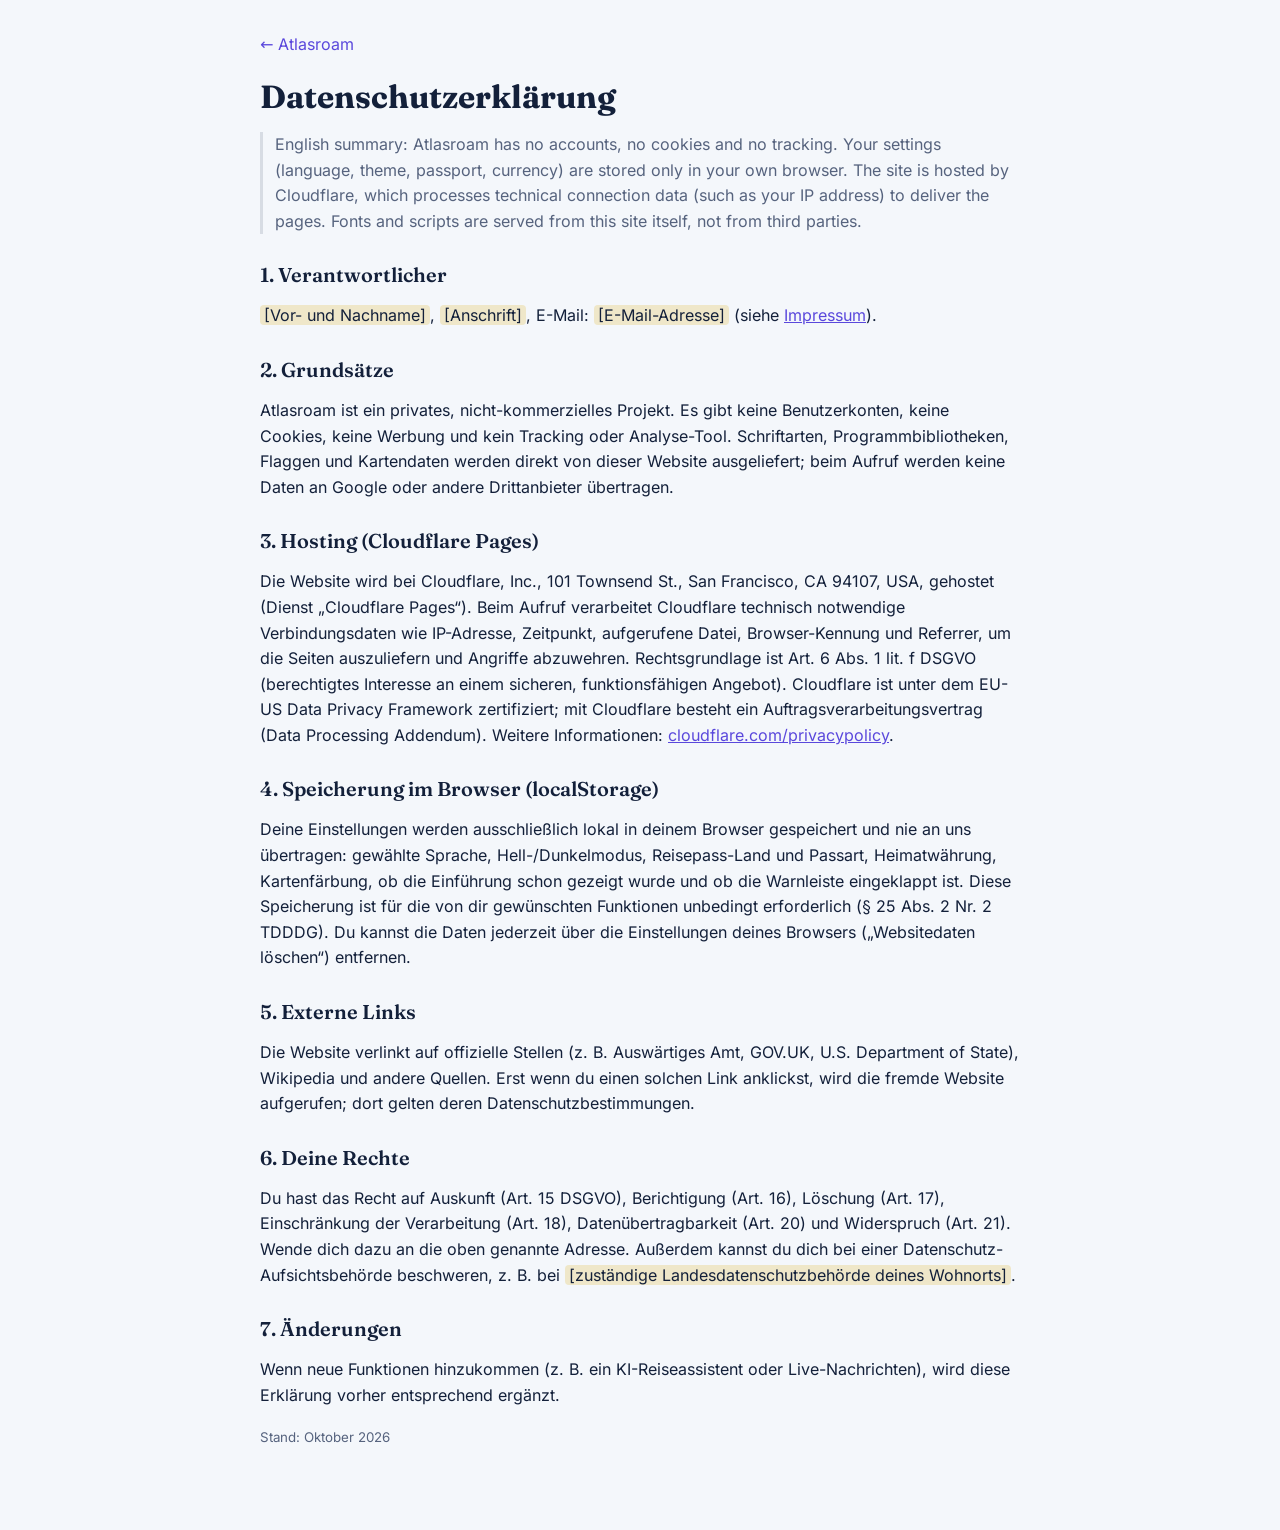
<file: datenschutz.html>
<!doctype html>
<html lang="de">
<head>
<meta charset="utf-8">
<meta name="viewport" content="width=device-width, initial-scale=1">
<title>Datenschutz · Atlasroam</title>
<meta name="robots" content="noindex">
<link rel="icon" href="assets/icon.svg" type="image/svg+xml">
<script src="assets/boot.js"></script>
<link rel="stylesheet" href="assets/fonts.css">
<link rel="stylesheet" href="assets/page.css">
</head>
<body>
<main>
<a class="back" href="./">← Atlasroam</a>
<h1>Datenschutzerklärung</h1>
<p class="en">English summary: Atlasroam has no accounts, no cookies and no tracking. Your settings (language, theme, passport, currency) are stored only in your own browser. The site is hosted by Cloudflare, which processes technical connection data (such as your IP address) to deliver the pages. Fonts and scripts are served from this site itself, not from third parties.</p>

<h2>1. Verantwortlicher</h2>
<p><span class="ph">[Vor- und Nachname]</span>, <span class="ph">[Anschrift]</span>, E-Mail: <span class="ph">[E-Mail-Adresse]</span> (siehe <a href="impressum.html">Impressum</a>).</p>

<h2>2. Grundsätze</h2>
<p>Atlasroam ist ein privates, nicht-kommerzielles Projekt. Es gibt keine Benutzerkonten, keine Cookies, keine Werbung und kein Tracking oder Analyse-Tool. Schriftarten, Programmbibliotheken, Flaggen und Kartendaten werden direkt von dieser Website ausgeliefert; beim Aufruf werden keine Daten an Google oder andere Drittanbieter übertragen.</p>

<h2>3. Hosting (Cloudflare Pages)</h2>
<p>Die Website wird bei Cloudflare, Inc., 101 Townsend St., San Francisco, CA 94107, USA, gehostet (Dienst „Cloudflare Pages“). Beim Aufruf verarbeitet Cloudflare technisch notwendige Verbindungsdaten wie IP-Adresse, Zeitpunkt, aufgerufene Datei, Browser-Kennung und Referrer, um die Seiten auszuliefern und Angriffe abzuwehren. Rechtsgrundlage ist Art. 6 Abs. 1 lit. f DSGVO (berechtigtes Interesse an einem sicheren, funktionsfähigen Angebot). Cloudflare ist unter dem EU-US Data Privacy Framework zertifiziert; mit Cloudflare besteht ein Auftragsverarbeitungsvertrag (Data Processing Addendum). Weitere Informationen: <a href="https://www.cloudflare.com/privacypolicy/">cloudflare.com/privacypolicy</a>.</p>

<h2>4. Speicherung im Browser (localStorage)</h2>
<p>Deine Einstellungen werden ausschließlich lokal in deinem Browser gespeichert und nie an uns übertragen: gewählte Sprache, Hell-/Dunkelmodus, Reisepass-Land und Passart, Heimatwährung, Kartenfärbung, ob die Einführung schon gezeigt wurde und ob die Warnleiste eingeklappt ist. Diese Speicherung ist für die von dir gewünschten Funktionen unbedingt erforderlich (§ 25 Abs. 2 Nr. 2 TDDDG). Du kannst die Daten jederzeit über die Einstellungen deines Browsers („Websitedaten löschen“) entfernen.</p>

<h2>5. Externe Links</h2>
<p>Die Website verlinkt auf offizielle Stellen (z. B. Auswärtiges Amt, GOV.UK, U.S. Department of State), Wikipedia und andere Quellen. Erst wenn du einen solchen Link anklickst, wird die fremde Website aufgerufen; dort gelten deren Datenschutzbestimmungen.</p>

<h2>6. Deine Rechte</h2>
<p>Du hast das Recht auf Auskunft (Art. 15 DSGVO), Berichtigung (Art. 16), Löschung (Art. 17), Einschränkung der Verarbeitung (Art. 18), Datenübertragbarkeit (Art. 20) und Widerspruch (Art. 21). Wende dich dazu an die oben genannte Adresse. Außerdem kannst du dich bei einer Datenschutz-Aufsichtsbehörde beschweren, z. B. bei <span class="ph">[zuständige Landesdatenschutzbehörde deines Wohnorts]</span>.</p>

<h2>7. Änderungen</h2>
<p>Wenn neue Funktionen hinzukommen (z. B. ein KI-Reiseassistent oder Live-Nachrichten), wird diese Erklärung vorher entsprechend ergänzt.</p>
<p><small>Stand: Oktober 2026</small></p>
</main>
</body>
</html>
</file>
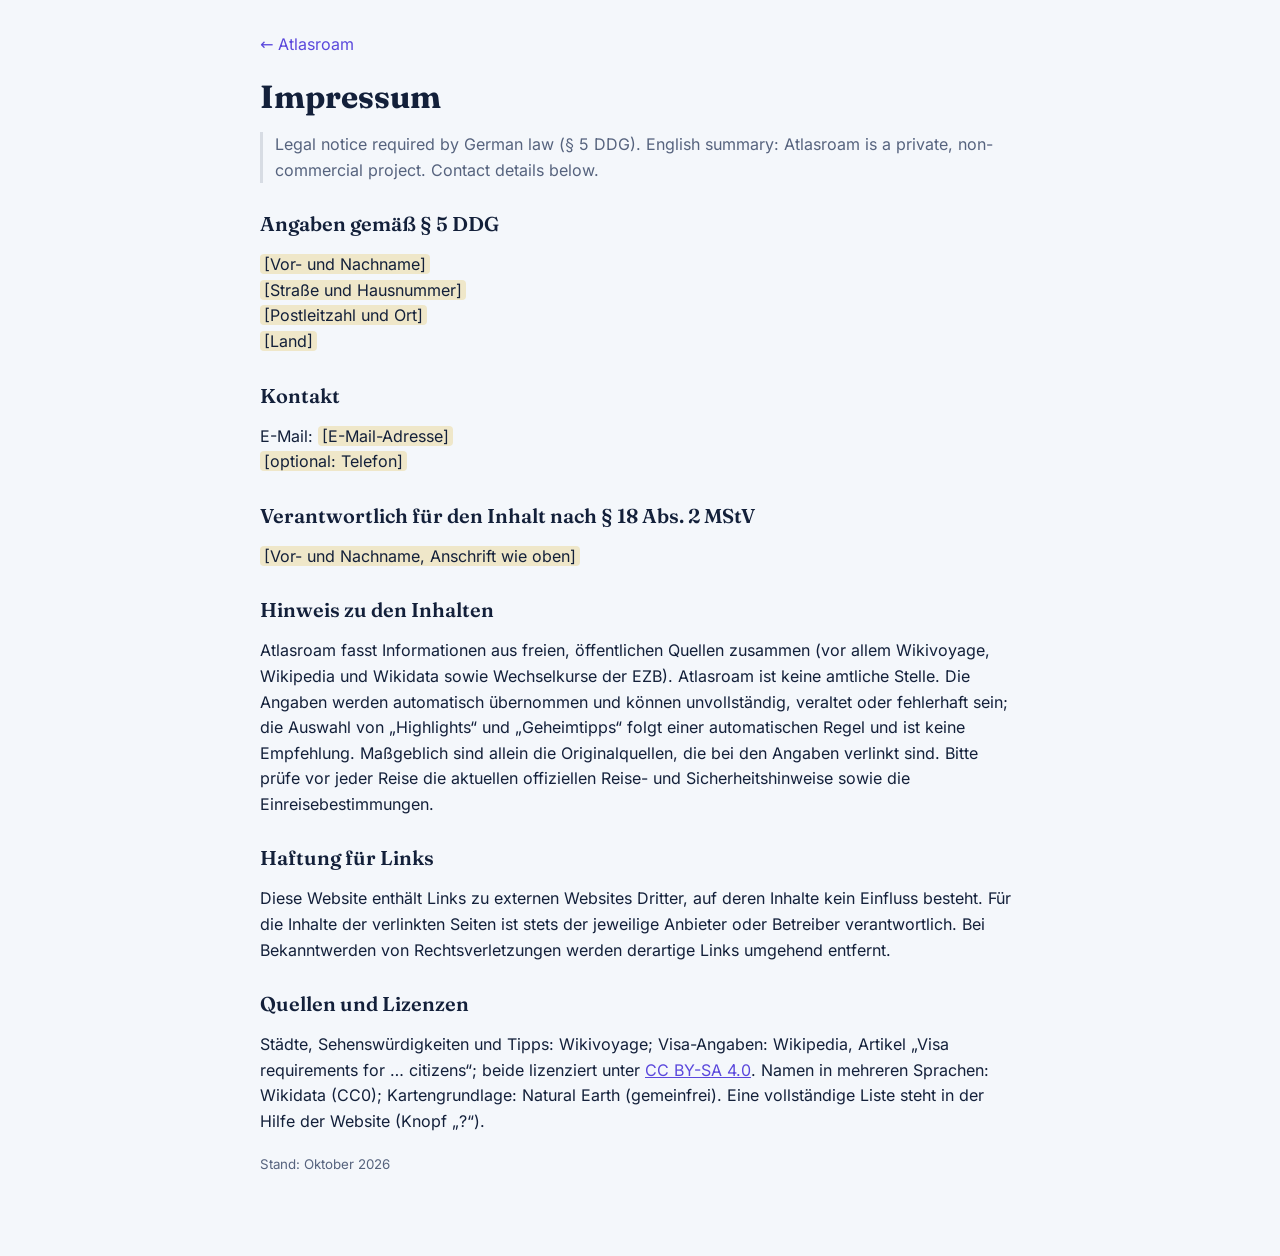
<file: impressum.html>
<!doctype html>
<html lang="de">
<head>
<meta charset="utf-8">
<meta name="viewport" content="width=device-width, initial-scale=1">
<title>Impressum · Atlasroam</title>
<meta name="robots" content="noindex">
<link rel="icon" href="assets/icon.svg" type="image/svg+xml">
<script src="assets/boot.js"></script>
<link rel="stylesheet" href="assets/fonts.css">
<link rel="stylesheet" href="assets/page.css">
</head>
<body>
<main>
<a class="back" href="./">← Atlasroam</a>
<h1>Impressum</h1>
<p class="en">Legal notice required by German law (§ 5 DDG). English summary: Atlasroam is a private, non-commercial project. Contact details below.</p>

<h2>Angaben gemäß § 5 DDG</h2>
<p>
<span class="ph">[Vor- und Nachname]</span><br>
<span class="ph">[Straße und Hausnummer]</span><br>
<span class="ph">[Postleitzahl und Ort]</span><br>
<span class="ph">[Land]</span>
</p>

<h2>Kontakt</h2>
<p>E-Mail: <span class="ph">[E-Mail-Adresse]</span><br>
<span class="ph">[optional: Telefon]</span></p>

<h2>Verantwortlich für den Inhalt nach § 18 Abs. 2 MStV</h2>
<p><span class="ph">[Vor- und Nachname, Anschrift wie oben]</span></p>

<h2>Hinweis zu den Inhalten</h2>
<p>Atlasroam fasst Informationen aus freien, öffentlichen Quellen zusammen (vor allem Wikivoyage, Wikipedia und Wikidata sowie Wechselkurse der EZB). Atlasroam ist keine amtliche Stelle. Die Angaben werden automatisch übernommen und können unvollständig, veraltet oder fehlerhaft sein; die Auswahl von „Highlights“ und „Geheimtipps“ folgt einer automatischen Regel und ist keine Empfehlung. Maßgeblich sind allein die Originalquellen, die bei den Angaben verlinkt sind. Bitte prüfe vor jeder Reise die aktuellen offiziellen Reise- und Sicherheitshinweise sowie die Einreisebestimmungen.</p>

<h2>Haftung für Links</h2>
<p>Diese Website enthält Links zu externen Websites Dritter, auf deren Inhalte kein Einfluss besteht. Für die Inhalte der verlinkten Seiten ist stets der jeweilige Anbieter oder Betreiber verantwortlich. Bei Bekanntwerden von Rechtsverletzungen werden derartige Links umgehend entfernt.</p>

<h2>Quellen und Lizenzen</h2>
<p>Städte, Sehenswürdigkeiten und Tipps: Wikivoyage; Visa-Angaben: Wikipedia, Artikel „Visa requirements for … citizens“; beide lizenziert unter <a href="https://creativecommons.org/licenses/by-sa/4.0/deed.de">CC BY-SA 4.0</a>. Namen in mehreren Sprachen: Wikidata (CC0); Kartengrundlage: Natural Earth (gemeinfrei). Eine vollständige Liste steht in der Hilfe der Website (Knopf „?“).</p>
<p><small>Stand: Oktober 2026</small></p>
</main>
</body>
</html>
</file>
<file: assets/fonts.css>
/* Fraunces latin-ext (SIL Open Font License) */
@font-face {
  font-family: 'Fraunces';
  font-style: normal;
  font-weight: 600;
  font-display: swap;
  src: url(../fonts/Fraunces-latin-ext-796716.woff2) format('woff2');
  unicode-range: U+0100-02BA, U+02BD-02C5, U+02C7-02CC, U+02CE-02D7, U+02DD-02FF, U+0304, U+0308, U+0329, U+1D00-1DBF, U+1E00-1E9F, U+1EF2-1EFF, U+2020, U+20A0-20AB, U+20AD-20C4, U+2113, U+2C60-2C7F, U+A720-A7FF;
}
/* Fraunces latin (SIL Open Font License) */
@font-face {
  font-family: 'Fraunces';
  font-style: normal;
  font-weight: 600;
  font-display: swap;
  src: url(../fonts/Fraunces-latin-39ce20.woff2) format('woff2');
  unicode-range: U+0000-00FF, U+0131, U+0152-0153, U+02BB-02BC, U+02C6, U+02DA, U+02DC, U+0304, U+0308, U+0329, U+2000-206F, U+20AC, U+2122, U+2191, U+2193, U+2212, U+2215, U+FEFF, U+FFFD;
}
/* Fraunces latin-ext (SIL Open Font License) */
@font-face {
  font-family: 'Fraunces';
  font-style: normal;
  font-weight: 700;
  font-display: swap;
  src: url(../fonts/Fraunces-latin-ext-796716.woff2) format('woff2');
  unicode-range: U+0100-02BA, U+02BD-02C5, U+02C7-02CC, U+02CE-02D7, U+02DD-02FF, U+0304, U+0308, U+0329, U+1D00-1DBF, U+1E00-1E9F, U+1EF2-1EFF, U+2020, U+20A0-20AB, U+20AD-20C4, U+2113, U+2C60-2C7F, U+A720-A7FF;
}
/* Fraunces latin (SIL Open Font License) */
@font-face {
  font-family: 'Fraunces';
  font-style: normal;
  font-weight: 700;
  font-display: swap;
  src: url(../fonts/Fraunces-latin-39ce20.woff2) format('woff2');
  unicode-range: U+0000-00FF, U+0131, U+0152-0153, U+02BB-02BC, U+02C6, U+02DA, U+02DC, U+0304, U+0308, U+0329, U+2000-206F, U+20AC, U+2122, U+2191, U+2193, U+2212, U+2215, U+FEFF, U+FFFD;
}
/* IBM Plex Sans Arabic arabic (SIL Open Font License) */
@font-face {
  font-family: 'IBM Plex Sans Arabic';
  font-style: normal;
  font-weight: 400;
  font-display: swap;
  src: url(../fonts/IBMPlexSansArabic-arabic-00b30d.woff2) format('woff2');
  unicode-range: U+0600-06FF, U+0750-077F, U+0870-0891, U+0897-08E1, U+08E3-08FF, U+200C-200E, U+2010-2011, U+204F, U+2E41, U+FB50-FDFF, U+FE70-FE74, U+FE76-FEFC, U+102E0-102FB, U+10E60-10E7E, U+10EC2-10EC7, U+10EC9-10EEE, U+10EF0-10EFF, U+1EE00-1EE03, U+1EE05-1EE1F, U+1EE21-1EE22, U+1EE24, U+1EE27, U+1EE29-1EE32, U+1EE34-1EE37, U+1EE39, U+1EE3B, U+1EE42, U+1EE47, U+1EE49, U+1EE4B, U+1EE4D-1EE4F, U+1EE51-1EE52, U+1EE54, U+1EE57, U+1EE59, U+1EE5B, U+1EE5D, U+1EE5F, U+1EE61-1EE62, U+1EE64, U+1EE67-1EE6A, U+1EE6C-1EE72, U+1EE74-1EE77, U+1EE79-1EE7C, U+1EE7E, U+1EE80-1EE89, U+1EE8B-1EE9B, U+1EEA1-1EEA3, U+1EEA5-1EEA9, U+1EEAB-1EEBB, U+1EEF0-1EEF1;
}
/* IBM Plex Sans Arabic latin-ext (SIL Open Font License) */
@font-face {
  font-family: 'IBM Plex Sans Arabic';
  font-style: normal;
  font-weight: 400;
  font-display: swap;
  src: url(../fonts/IBMPlexSansArabic-latin-ext-cd801f.woff2) format('woff2');
  unicode-range: U+0100-02BA, U+02BD-02C5, U+02C7-02CC, U+02CE-02D7, U+02DD-02FF, U+0304, U+0308, U+0329, U+1D00-1DBF, U+1E00-1E9F, U+1EF2-1EFF, U+2020, U+20A0-20AB, U+20AD-20C4, U+2113, U+2C60-2C7F, U+A720-A7FF;
}
/* IBM Plex Sans Arabic latin (SIL Open Font License) */
@font-face {
  font-family: 'IBM Plex Sans Arabic';
  font-style: normal;
  font-weight: 400;
  font-display: swap;
  src: url(../fonts/IBMPlexSansArabic-latin-b9f686.woff2) format('woff2');
  unicode-range: U+0000-00FF, U+0131, U+0152-0153, U+02BB-02BC, U+02C6, U+02DA, U+02DC, U+0304, U+0308, U+0329, U+2000-206F, U+20AC, U+2122, U+2191, U+2193, U+2212, U+2215, U+FEFF, U+FFFD;
}
/* IBM Plex Sans Arabic arabic (SIL Open Font License) */
@font-face {
  font-family: 'IBM Plex Sans Arabic';
  font-style: normal;
  font-weight: 600;
  font-display: swap;
  src: url(../fonts/IBMPlexSansArabic-arabic-dda025.woff2) format('woff2');
  unicode-range: U+0600-06FF, U+0750-077F, U+0870-0891, U+0897-08E1, U+08E3-08FF, U+200C-200E, U+2010-2011, U+204F, U+2E41, U+FB50-FDFF, U+FE70-FE74, U+FE76-FEFC, U+102E0-102FB, U+10E60-10E7E, U+10EC2-10EC7, U+10EC9-10EEE, U+10EF0-10EFF, U+1EE00-1EE03, U+1EE05-1EE1F, U+1EE21-1EE22, U+1EE24, U+1EE27, U+1EE29-1EE32, U+1EE34-1EE37, U+1EE39, U+1EE3B, U+1EE42, U+1EE47, U+1EE49, U+1EE4B, U+1EE4D-1EE4F, U+1EE51-1EE52, U+1EE54, U+1EE57, U+1EE59, U+1EE5B, U+1EE5D, U+1EE5F, U+1EE61-1EE62, U+1EE64, U+1EE67-1EE6A, U+1EE6C-1EE72, U+1EE74-1EE77, U+1EE79-1EE7C, U+1EE7E, U+1EE80-1EE89, U+1EE8B-1EE9B, U+1EEA1-1EEA3, U+1EEA5-1EEA9, U+1EEAB-1EEBB, U+1EEF0-1EEF1;
}
/* IBM Plex Sans Arabic latin-ext (SIL Open Font License) */
@font-face {
  font-family: 'IBM Plex Sans Arabic';
  font-style: normal;
  font-weight: 600;
  font-display: swap;
  src: url(../fonts/IBMPlexSansArabic-latin-ext-586b7b.woff2) format('woff2');
  unicode-range: U+0100-02BA, U+02BD-02C5, U+02C7-02CC, U+02CE-02D7, U+02DD-02FF, U+0304, U+0308, U+0329, U+1D00-1DBF, U+1E00-1E9F, U+1EF2-1EFF, U+2020, U+20A0-20AB, U+20AD-20C4, U+2113, U+2C60-2C7F, U+A720-A7FF;
}
/* IBM Plex Sans Arabic latin (SIL Open Font License) */
@font-face {
  font-family: 'IBM Plex Sans Arabic';
  font-style: normal;
  font-weight: 600;
  font-display: swap;
  src: url(../fonts/IBMPlexSansArabic-latin-5344fa.woff2) format('woff2');
  unicode-range: U+0000-00FF, U+0131, U+0152-0153, U+02BB-02BC, U+02C6, U+02DA, U+02DC, U+0304, U+0308, U+0329, U+2000-206F, U+20AC, U+2122, U+2191, U+2193, U+2212, U+2215, U+FEFF, U+FFFD;
}
/* Inter latin-ext (SIL Open Font License) */
@font-face {
  font-family: 'Inter';
  font-style: normal;
  font-weight: 400;
  font-display: swap;
  src: url(../fonts/Inter-latin-ext-395290.woff2) format('woff2');
  unicode-range: U+0100-02BA, U+02BD-02C5, U+02C7-02CC, U+02CE-02D7, U+02DD-02FF, U+0304, U+0308, U+0329, U+1D00-1DBF, U+1E00-1E9F, U+1EF2-1EFF, U+2020, U+20A0-20AB, U+20AD-20C4, U+2113, U+2C60-2C7F, U+A720-A7FF;
}
/* Inter latin (SIL Open Font License) */
@font-face {
  font-family: 'Inter';
  font-style: normal;
  font-weight: 400;
  font-display: swap;
  src: url(../fonts/Inter-latin-567244.woff2) format('woff2');
  unicode-range: U+0000-00FF, U+0131, U+0152-0153, U+02BB-02BC, U+02C6, U+02DA, U+02DC, U+0304, U+0308, U+0329, U+2000-206F, U+20AC, U+2122, U+2191, U+2193, U+2212, U+2215, U+FEFF, U+FFFD;
}
/* Inter latin-ext (SIL Open Font License) */
@font-face {
  font-family: 'Inter';
  font-style: normal;
  font-weight: 500;
  font-display: swap;
  src: url(../fonts/Inter-latin-ext-395290.woff2) format('woff2');
  unicode-range: U+0100-02BA, U+02BD-02C5, U+02C7-02CC, U+02CE-02D7, U+02DD-02FF, U+0304, U+0308, U+0329, U+1D00-1DBF, U+1E00-1E9F, U+1EF2-1EFF, U+2020, U+20A0-20AB, U+20AD-20C4, U+2113, U+2C60-2C7F, U+A720-A7FF;
}
/* Inter latin (SIL Open Font License) */
@font-face {
  font-family: 'Inter';
  font-style: normal;
  font-weight: 500;
  font-display: swap;
  src: url(../fonts/Inter-latin-567244.woff2) format('woff2');
  unicode-range: U+0000-00FF, U+0131, U+0152-0153, U+02BB-02BC, U+02C6, U+02DA, U+02DC, U+0304, U+0308, U+0329, U+2000-206F, U+20AC, U+2122, U+2191, U+2193, U+2212, U+2215, U+FEFF, U+FFFD;
}
/* Inter latin-ext (SIL Open Font License) */
@font-face {
  font-family: 'Inter';
  font-style: normal;
  font-weight: 600;
  font-display: swap;
  src: url(../fonts/Inter-latin-ext-395290.woff2) format('woff2');
  unicode-range: U+0100-02BA, U+02BD-02C5, U+02C7-02CC, U+02CE-02D7, U+02DD-02FF, U+0304, U+0308, U+0329, U+1D00-1DBF, U+1E00-1E9F, U+1EF2-1EFF, U+2020, U+20A0-20AB, U+20AD-20C4, U+2113, U+2C60-2C7F, U+A720-A7FF;
}
/* Inter latin (SIL Open Font License) */
@font-face {
  font-family: 'Inter';
  font-style: normal;
  font-weight: 600;
  font-display: swap;
  src: url(../fonts/Inter-latin-567244.woff2) format('woff2');
  unicode-range: U+0000-00FF, U+0131, U+0152-0153, U+02BB-02BC, U+02C6, U+02DA, U+02DC, U+0304, U+0308, U+0329, U+2000-206F, U+20AC, U+2122, U+2191, U+2193, U+2212, U+2215, U+FEFF, U+FFFD;
}
</file>
<file: assets/page.css>
/* simple text pages (Impressum, Datenschutz) */
:root{color-scheme:dark;--bg:#060b17;--text:#e9eefb;--muted:#97a3c0;--accent:#8b7bff;--line:rgba(255,255,255,.12);--ph:rgba(240,198,69,.18)}
:root[data-theme="light"]{color-scheme:light;--bg:#f4f7fb;--text:#13203a;--muted:#56637e;--accent:#5a48dc;--line:rgba(15,30,60,.12);--ph:rgba(220,174,23,.22)}
body{margin:0;background:var(--bg);color:var(--text);font:16px/1.6 'Inter',system-ui,sans-serif}
main{max-width:760px;margin:0 auto;padding:32px 20px 64px}
h1{font:700 32px/1.2 'Fraunces',Georgia,serif;margin:12px 0 8px}
h2{font:600 20px 'Fraunces',Georgia,serif;margin:28px 0 8px}
a{color:var(--accent)}
.back{display:inline-block;margin-bottom:8px;text-decoration:none}
.ph{background:var(--ph);border-radius:4px;padding:0 4px}
.en{color:var(--muted);border-inline-start:3px solid var(--line);padding-inline-start:12px}
small{color:var(--muted)}
</file>
